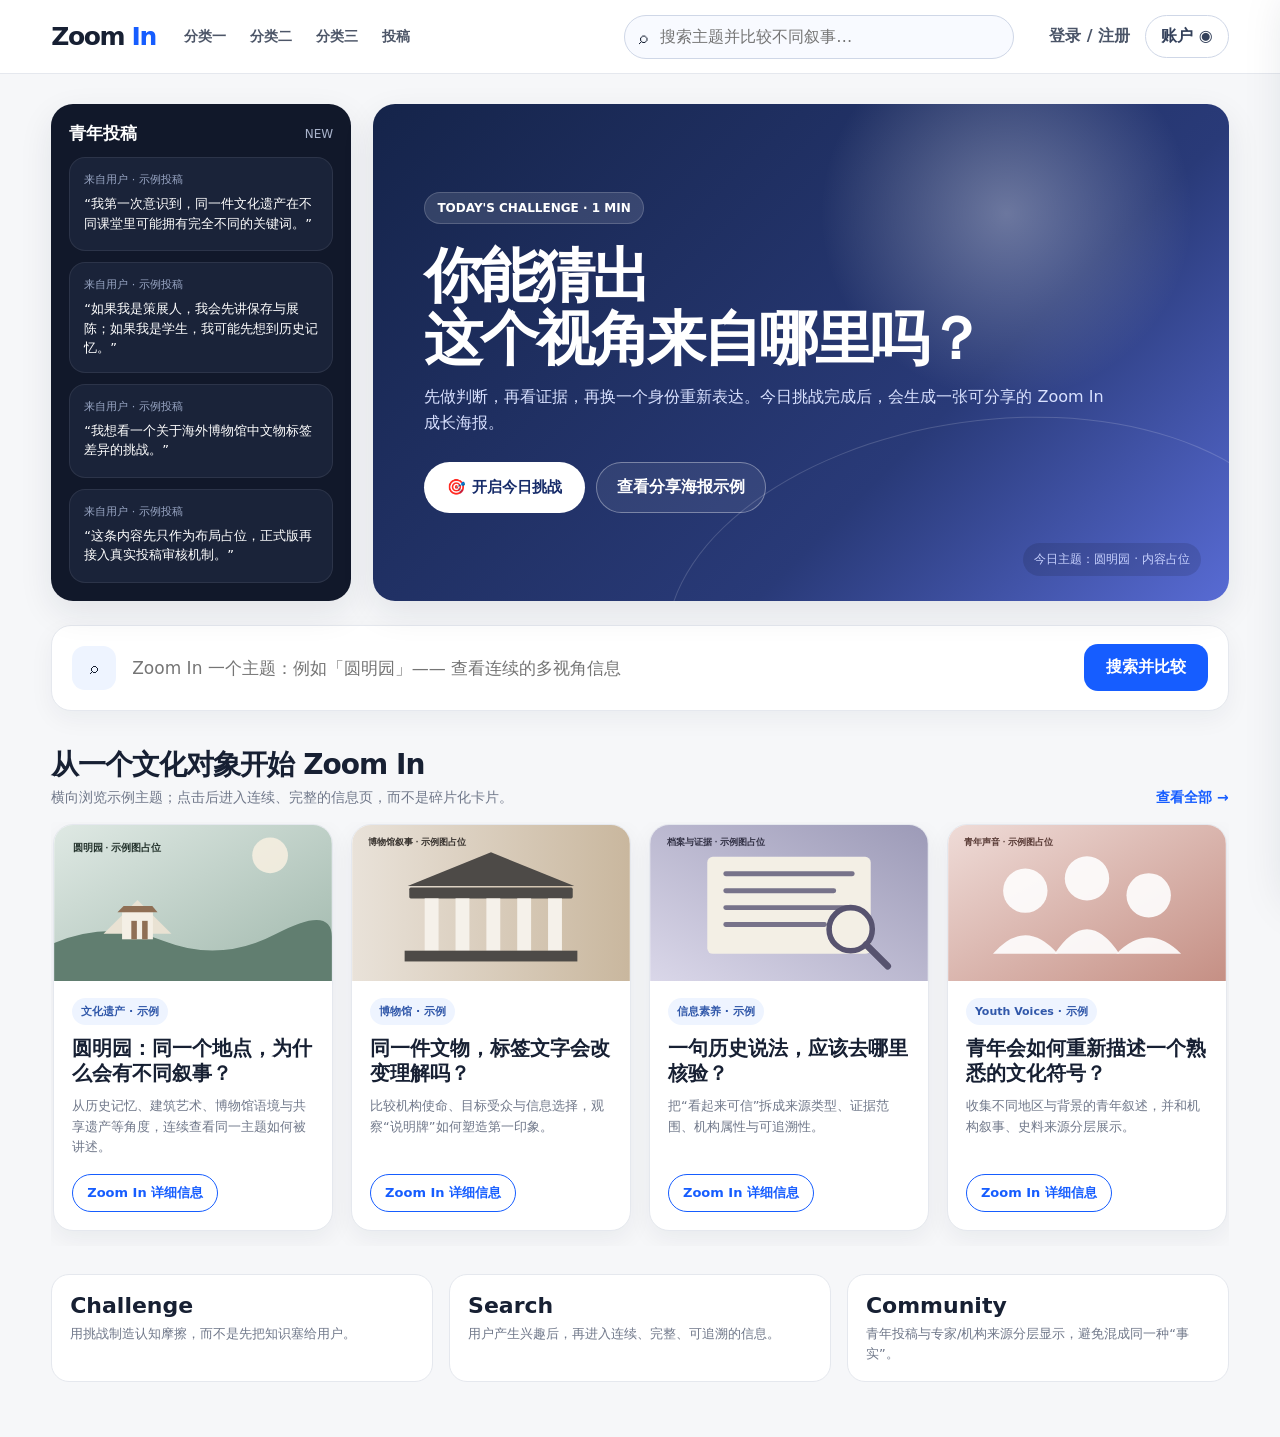
<file: index.html>
<!DOCTYPE html>
<html lang="zh-CN">
<head>
<meta charset="UTF-8">
<meta name="viewport" content="width=device-width,initial-scale=1">
<title>Zoom In｜多视角文化叙事</title>
<style>
:root{
  --bg:#f6f7f9;
  --card:#fff;
  --ink:#172033;
  --muted:#70788a;
  --line:#e5e8ee;
  --blue:#165DFF;
  --blue2:#0d47d9;
  --soft:#eef4ff;
  --purple:#6d5dfc;
  --gold:#b98522;
  --shadow:0 12px 34px rgba(23,32,51,.09);
  --r:22px;
}
*{box-sizing:border-box}
html{scroll-behavior:smooth}
body{
  margin:0;background:var(--bg);color:var(--ink);
  font-family:Inter,ui-sans-serif,system-ui,-apple-system,BlinkMacSystemFont,
  "Segoe UI","PingFang SC","Hiragino Sans GB","Microsoft YaHei",sans-serif;
}
button,input{font:inherit}
button{cursor:pointer}
a{text-decoration:none;color:inherit}
.hidden{display:none!important}
.nav{
  height:74px;background:#fff;border-bottom:1px solid var(--line);
  display:flex;align-items:center;gap:28px;padding:0 4vw;
  position:sticky;top:0;z-index:50;
}
.logo{font-size:25px;font-weight:900;letter-spacing:-.055em;white-space:nowrap}
.logo span{color:var(--blue)}
.navcats{display:flex;gap:24px;align-items:center}
.navcats a{font-size:14px;font-weight:700;color:#4d5668}
.navcats a:hover{color:var(--blue)}
.navspacer{flex:1}
.navsearch{
  width:min(31vw,390px);height:44px;border:1.5px solid #cfd7e7;border-radius:999px;
  display:flex;align-items:center;background:#f8faff;padding:0 14px;gap:10px;
  transition:.2s;
}
.navsearch:focus-within{border-color:var(--blue);box-shadow:0 0 0 4px rgba(22,93,255,.08);background:#fff}
.navsearch input{border:0;outline:0;background:transparent;width:100%;min-width:80px}
.icon{font-size:17px}
.auth{display:flex;gap:8px;align-items:center;white-space:nowrap}
.textbtn,.pillbtn,.outlinebtn{
  border:0;background:transparent;border-radius:999px;font-weight:800;
}
.textbtn{padding:10px 7px;color:#4b5568}
.pillbtn{padding:11px 17px;background:var(--blue);color:#fff}
.outlinebtn{padding:10px 15px;border:1px solid #cfd7e7;background:#fff;color:#33405a}
.container{width:min(1440px,92vw);margin:0 auto}
.home{padding:30px 0 55px}
.section-title{display:flex;align-items:end;justify-content:space-between;margin:35px 0 15px;gap:20px}
.section-title h2{font-size:28px;margin:0;letter-spacing:-.035em}
.section-title p{margin:5px 0 0;color:var(--muted);font-size:14px}
.link{font-size:14px;color:var(--blue);font-weight:800}
.hero-layout{
  display:grid;grid-template-columns:300px minmax(0,1fr);gap:22px;align-items:stretch;
}
.submission-rail{
  background:#11182a;color:#fff;border-radius:var(--r);padding:18px;
  box-shadow:var(--shadow);min-height:490px;
}
.rail-head{display:flex;align-items:center;justify-content:space-between;margin-bottom:12px}
.rail-head h3{margin:0;font-size:17px}
.rail-head span{font-size:12px;color:#aab4cc}
.rail-list{display:grid;gap:11px}
.submission{
  background:#1a2339;border:1px solid rgba(255,255,255,.08);
  border-radius:16px;padding:14px;min-height:94px;transition:.2s;
}
.submission:hover{transform:translateY(-2px);background:#202b45}
.submission .meta{font-size:11px;color:#99a6c4;margin-bottom:7px}
.submission p{margin:0;font-size:13px;line-height:1.5}
.daily{
  min-height:490px;border-radius:var(--r);overflow:hidden;position:relative;
  background:
    radial-gradient(circle at 74% 22%,rgba(255,255,255,.32),transparent 25%),
    linear-gradient(135deg,#15244a,#293a78 65%,#586bd4);
  color:#fff;box-shadow:var(--shadow);padding:clamp(28px,4vw,58px);
  display:flex;align-items:center;
}
.daily:after{
  content:"";position:absolute;inset:auto -10% -42% 34%;height:78%;
  border:1px solid rgba(255,255,255,.16);border-radius:50%;transform:rotate(-8deg);
}
.daily-content{position:relative;z-index:2;max-width:810px}
.kicker{
  display:inline-flex;align-items:center;gap:7px;
  background:rgba(255,255,255,.12);border:1px solid rgba(255,255,255,.17);
  border-radius:999px;padding:8px 12px;font-size:12px;font-weight:800;
}
.daily h1{
  margin:20px 0 14px;font-size:clamp(34px,4.6vw,68px);line-height:1.07;
  letter-spacing:-.055em;max-width:900px;
}
.daily p{font-size:16px;line-height:1.65;color:#d9e1ff;max-width:690px;margin:0 0 25px}
.daily-actions{display:flex;gap:11px;flex-wrap:wrap}
.hero-btn{
  border:0;background:#fff;color:#172c6a;padding:15px 23px;border-radius:999px;
  font-weight:900;font-size:15px;
}
.hero-ghost{
  border:1px solid rgba(255,255,255,.35);background:rgba(255,255,255,.07);
  color:#fff;padding:14px 20px;border-radius:999px;font-weight:800;
}
.daily-mini{
  position:absolute;right:28px;bottom:25px;z-index:2;
  font-size:12px;color:#c8d2ff;background:rgba(0,0,0,.12);padding:8px 11px;border-radius:999px;
}
.search-feature{
  margin:24px 0 4px;background:#fff;border:1px solid var(--line);
  border-radius:20px;padding:18px 20px;display:grid;
  grid-template-columns:auto minmax(0,1fr) auto;gap:14px;align-items:center;
  box-shadow:0 8px 25px rgba(23,32,51,.05)
}
.search-feature .bigglass{width:44px;height:44px;background:var(--soft);border-radius:13px;display:grid;place-items:center}
.search-feature input{height:48px;border:0;outline:0;font-size:17px;width:100%;background:transparent}
.search-feature button{border:0;background:var(--blue);color:#fff;border-radius:14px;padding:13px 22px;font-weight:900}
.cards-row{
  display:grid;grid-template-columns:repeat(4,minmax(245px,1fr));gap:18px;
  overflow-x:auto;padding:2px 2px 15px;scroll-snap-type:x mandatory;
}
.story-card{
  min-width:245px;background:#fff;border:1px solid var(--line);border-radius:20px;
  overflow:hidden;box-shadow:0 8px 24px rgba(23,32,51,.06);scroll-snap-align:start;
  transition:.2s;display:flex;flex-direction:column
}
.story-card:hover{transform:translateY(-4px);box-shadow:0 16px 34px rgba(23,32,51,.11)}
.story-card img{width:100%;aspect-ratio:16/9;object-fit:cover;display:block}
.story-body{padding:17px 18px 18px;display:flex;flex-direction:column;flex:1}
.tag{
  align-self:flex-start;background:#eef4ff;color:#3158aa;border-radius:999px;
  padding:6px 9px;font-size:11px;font-weight:900;margin-bottom:11px;
}
.story-card h3{font-size:20px;line-height:1.28;margin:0 0 9px}
.story-card p{font-size:13px;color:var(--muted);line-height:1.58;margin:0 0 16px;flex:1}
.cardbutton{
  align-self:flex-start;border:1.5px solid var(--blue);background:#fff;color:var(--blue);
  border-radius:999px;padding:9px 14px;font-weight:900;font-size:13px
}
.info-strip{
  display:grid;grid-template-columns:repeat(3,1fr);gap:16px;margin-top:28px
}
.info{
  background:#fff;border:1px solid var(--line);border-radius:18px;padding:18px;
}
.info strong{display:block;font-size:22px;margin-bottom:5px}
.info span{font-size:13px;color:var(--muted)}
/* search/detail article */
.article-screen{display:none;padding:28px 0 70px}
.article-screen.active{display:block}
.breadcrumb{font-size:13px;color:var(--muted);margin-bottom:18px}
.article-hero{
  background:#fff;border:1px solid var(--line);border-radius:24px;padding:clamp(24px,4vw,48px);
  display:grid;grid-template-columns:1.1fr .9fr;gap:32px;align-items:center;
}
.article-hero h1{font-size:clamp(38px,5vw,70px);margin:0 0 14px;letter-spacing:-.055em}
.article-hero p{color:var(--muted);line-height:1.7;font-size:16px}
.article-hero img{width:100%;border-radius:18px}
.article-layout{display:grid;grid-template-columns:250px minmax(0,1fr);gap:28px;margin-top:24px}
.toc{
  position:sticky;top:98px;align-self:start;background:#fff;border:1px solid var(--line);
  border-radius:18px;padding:17px
}
.toc strong{font-size:13px}
.toc a{display:block;padding:9px 8px;border-radius:9px;font-size:13px;color:#5c6577;margin-top:4px}
.toc a:hover{background:#f3f6fb;color:var(--blue)}
.article-body{
  background:#fff;border:1px solid var(--line);border-radius:22px;padding:clamp(24px,4vw,48px)
}
.article-body section{padding:10px 0 38px;border-bottom:1px solid var(--line);margin-bottom:31px}
.article-body section:last-child{border:0;margin-bottom:0}
.article-body h2{font-size:28px;margin:0 0 13px;letter-spacing:-.035em}
.article-body p{font-size:15px;line-height:1.85;color:#3e475a}
.source-line{
  margin-top:14px;background:#f7f9fc;border-left:4px solid var(--blue);padding:12px 14px;
  border-radius:8px;font-size:12px;color:#697287
}
.perspective-flow{display:grid;gap:13px}
.perspective-block{border:1px solid var(--line);border-radius:16px;padding:16px}
.perspective-block .who{font-weight:900;margin-bottom:6px}
.perspective-block p{margin:0}
.why-tags{display:flex;gap:8px;flex-wrap:wrap;margin-top:11px}
.why-tags span{background:#f1f4f9;border-radius:999px;padding:7px 10px;font-size:12px;font-weight:800;color:#596377}
/* modal */
.overlay{position:fixed;inset:0;background:rgba(10,16,30,.62);z-index:100;display:none;align-items:center;justify-content:center;padding:20px}
.overlay.open{display:flex}
.modal{
  width:min(820px,96vw);max-height:90vh;overflow:auto;background:#fff;border-radius:24px;
  box-shadow:0 30px 80px rgba(0,0,0,.28);padding:25px
}
.modal-head{display:flex;justify-content:space-between;align-items:center;gap:15px;margin-bottom:18px}
.modal-head h2{margin:0}
.x{border:0;background:#f1f3f7;width:38px;height:38px;border-radius:50%;font-weight:900}
.quiz-card{background:#17244d;color:#fff;border-radius:20px;padding:28px}
.quiz-card .small{font-size:12px;color:#bac6e8}
.quiz-card h3{font-size:30px;line-height:1.35;margin:13px 0 22px}
.quiz-options{display:grid;grid-template-columns:1fr 1fr;gap:10px}
.quiz-options button{
  border:1px solid rgba(255,255,255,.22);background:rgba(255,255,255,.08);
  color:#fff;border-radius:14px;padding:14px;text-align:left;font-weight:800
}
.quiz-options button:hover{background:rgba(255,255,255,.14)}
.quiz-options button.sel{background:#fff;color:#142557}
.quiz-feedback{margin-top:15px;color:#dfe5ff;line-height:1.6;display:none}
.quiz-next{margin-top:18px;border:0;background:#fff;color:#17244d;border-radius:999px;padding:12px 17px;font-weight:900;display:none}
.poster-wrap{display:none;margin-top:20px}
.poster{
  width:min(420px,100%);aspect-ratio:4/5;margin:0 auto;border-radius:22px;
  background:linear-gradient(160deg,#101d48,#2f4caa 64%,#6c78dc);color:#fff;padding:30px;
  display:flex;flex-direction:column;justify-content:space-between;box-shadow:0 18px 45px rgba(26,54,139,.25)
}
.poster .z{font-size:24px;font-weight:900}
.poster .big{font-size:38px;font-weight:900;line-height:1.08;letter-spacing:-.05em}
.poster .stats{display:grid;grid-template-columns:1fr 1fr;gap:10px}
.poster .stat{background:rgba(255,255,255,.11);border-radius:14px;padding:12px}
.poster .stat strong{display:block;font-size:22px}
.poster .foot{font-size:12px;color:#dce3ff}
.poster-actions{text-align:center;margin-top:14px}
/* account drawer */
.drawer-back{position:fixed;inset:0;background:rgba(10,16,30,.25);z-index:80;display:none}
.drawer-back.open{display:block}
.drawer{
  position:fixed;right:-470px;top:0;width:min(440px,92vw);height:100vh;background:#fff;z-index:90;
  box-shadow:-18px 0 45px rgba(23,32,51,.15);transition:.27s ease;padding:22px;overflow:auto
}
.drawer.open{right:0}
.profile{background:linear-gradient(135deg,#142654,#315bd1);color:#fff;border-radius:20px;padding:20px}
.profile-top{display:flex;gap:13px;align-items:center}
.avatar{width:52px;height:52px;border-radius:50%;background:#fff;color:#1d3d97;display:grid;place-items:center;font-weight:900}
.profile h3{margin:0}
.profile p{margin:4px 0 0;color:#cdd8ff;font-size:12px}
.points{display:flex;justify-content:space-between;margin-top:18px}
.points strong{font-size:24px;display:block}
.points span{font-size:11px;color:#cdd8ff}
.tabs{display:flex;gap:8px;margin:17px 0}
.tabs button{border:0;background:#f1f3f7;border-radius:999px;padding:9px 13px;font-weight:800;color:#60697b}
.tabs button.active{background:#17244d;color:#fff}
.ach-grid{display:grid;grid-template-columns:1fr 1fr;gap:10px}
.ach{border:1px solid var(--line);border-radius:15px;padding:14px}
.ach .medal{font-size:26px}
.ach strong{display:block;margin:6px 0 3px}
.ach span{font-size:11px;color:var(--muted)}
.store{display:none;gap:10px}
.store-item{border:1px solid var(--line);border-radius:15px;padding:14px;display:flex;justify-content:space-between;gap:12px;align-items:center;margin-bottom:10px}
.store-item strong{display:block}
.store-item span{font-size:11px;color:var(--muted)}
.redeem{border:0;background:#f0f4ff;color:#2857c6;border-radius:999px;padding:9px 11px;font-size:12px;font-weight:900;white-space:nowrap}
.notice{font-size:12px;color:var(--muted);line-height:1.6;margin-top:14px}
@media(max-width:1080px){
  .navcats{display:none}
  .hero-layout{grid-template-columns:245px minmax(0,1fr)}
  .cards-row{grid-template-columns:repeat(4,280px)}
}
@media(max-width:760px){
  .nav{height:auto;padding:12px 4vw;flex-wrap:wrap;gap:10px}
  .navspacer{display:none}
  .navsearch{order:3;width:100%}
  .auth{margin-left:auto}
  .hero-layout{grid-template-columns:1fr}
  .submission-rail{order:2;min-height:auto}
  .rail-list{grid-template-columns:1fr 1fr}
  .daily{min-height:450px}
  .search-feature{grid-template-columns:auto 1fr}
  .search-feature button{grid-column:1/-1}
  .cards-row{grid-template-columns:repeat(4,84vw)}
  .info-strip{grid-template-columns:1fr}
  .article-hero,.article-layout{grid-template-columns:1fr}
  .toc{position:static}
  .quiz-options{grid-template-columns:1fr}
}
</style>
</head>
<body>

<nav class="nav">
  <div class="logo">Zoom <span>In</span></div>
  <div class="navcats">
    <!-- 分类名称目前是占位，待团队确定后替换 -->
    <a href="#" data-home>分类一</a>
    <a href="#" data-home>分类二</a>
    <a href="#" data-home>分类三</a>
    <a href="#" id="submissionNav">投稿</a>
  </div>
  <div class="navspacer"></div>
  <form class="navsearch" id="navSearchForm">
    <span class="icon">⌕</span>
    <input id="navSearchInput" placeholder="搜索主题并比较不同叙事…" autocomplete="off">
  </form>
  <div class="auth">
    <button class="textbtn" id="loginBtn">登录 / 注册</button>
    <button class="outlinebtn" id="accountBtn">账户 ◉</button>
  </div>
</nav>

<div class="container">
  <main class="home" id="home">
    <div class="hero-layout">
      <aside class="submission-rail">
        <div class="rail-head">
          <h3>青年投稿</h3>
          <span>NEW</span>
        </div>
        <div class="rail-list">
          <div class="submission">
            <div class="meta">来自用户 · 示例投稿</div>
            <p>“我第一次意识到，同一件文化遗产在不同课堂里可能拥有完全不同的关键词。”</p>
          </div>
          <div class="submission">
            <div class="meta">来自用户 · 示例投稿</div>
            <p>“如果我是策展人，我会先讲保存与展陈；如果我是学生，我可能先想到历史记忆。”</p>
          </div>
          <div class="submission">
            <div class="meta">来自用户 · 示例投稿</div>
            <p>“我想看一个关于海外博物馆中文物标签差异的挑战。”</p>
          </div>
          <div class="submission">
            <div class="meta">来自用户 · 示例投稿</div>
            <p>“这条内容先只作为布局占位，正式版再接入真实投稿审核机制。”</p>
          </div>
        </div>
      </aside>

      <section class="daily">
        <div class="daily-content">
          <div class="kicker">TODAY'S CHALLENGE · 1 MIN</div>
          <h1>你能猜出<br>这个视角来自哪里吗？</h1>
          <p>先做判断，再看证据，再换一个身份重新表达。今日挑战完成后，会生成一张可分享的 Zoom In 成长海报。</p>
          <div class="daily-actions">
            <button class="hero-btn" id="startChallenge">🎯 开启今日挑战</button>
            <button class="hero-ghost" id="viewPosterDemo">查看分享海报示例</button>
          </div>
        </div>
        <div class="daily-mini">今日主题：圆明园 · 内容占位</div>
      </section>
    </div>

    <section class="search-feature">
      <div class="bigglass">⌕</div>
      <input id="bigSearchInput" placeholder="Zoom In 一个主题：例如「圆明园」—— 查看连续的多视角信息">
      <button id="bigSearchBtn">搜索并比较</button>
    </section>

    <div class="section-title">
      <div>
        <h2>从一个文化对象开始 Zoom In</h2>
        <p>横向浏览示例主题；点击后进入连续、完整的信息页，而不是碎片化卡片。</p>
      </div>
      <a href="#" class="link" id="seeAll">查看全部 →</a>
    </div>

    <section class="cards-row">
      <article class="story-card" data-topic="圆明园">
        <img src="assets/yuanmingyuan.svg" alt="圆明园示例图">
        <div class="story-body">
          <div class="tag">文化遗产 · 示例</div>
          <h3>圆明园：同一个地点，为什么会有不同叙事？</h3>
          <p>从历史记忆、建筑艺术、博物馆语境与共享遗产等角度，连续查看同一主题如何被讲述。</p>
          <button class="cardbutton">Zoom In 详细信息</button>
        </div>
      </article>

      <article class="story-card" data-topic="博物馆标签">
        <img src="assets/museum.svg" alt="博物馆示例图">
        <div class="story-body">
          <div class="tag">博物馆 · 示例</div>
          <h3>同一件文物，标签文字会改变理解吗？</h3>
          <p>比较机构使命、目标受众与信息选择，观察“说明牌”如何塑造第一印象。</p>
          <button class="cardbutton">Zoom In 详细信息</button>
        </div>
      </article>

      <article class="story-card" data-topic="证据与来源">
        <img src="assets/archive.svg" alt="证据示例图">
        <div class="story-body">
          <div class="tag">信息素养 · 示例</div>
          <h3>一句历史说法，应该去哪里核验？</h3>
          <p>把“看起来可信”拆成来源类型、证据范围、机构属性与可追溯性。</p>
          <button class="cardbutton">Zoom In 详细信息</button>
        </div>
      </article>

      <article class="story-card" data-topic="青年视角">
        <img src="assets/youth.svg" alt="青年视角示例图">
        <div class="story-body">
          <div class="tag">Youth Voices · 示例</div>
          <h3>青年会如何重新描述一个熟悉的文化符号？</h3>
          <p>收集不同地区与背景的青年叙述，并和机构叙事、史料来源分层展示。</p>
          <button class="cardbutton">Zoom In 详细信息</button>
        </div>
      </article>
    </section>

    <section class="info-strip">
      <div class="info"><strong>Challenge</strong><span>用挑战制造认知摩擦，而不是先把知识塞给用户。</span></div>
      <div class="info"><strong>Search</strong><span>用户产生兴趣后，再进入连续、完整、可追溯的信息。</span></div>
      <div class="info"><strong>Community</strong><span>青年投稿与专家/机构来源分层显示，避免混成同一种“事实”。</span></div>
    </section>
  </main>

  <main class="article-screen" id="articleScreen">
    <div class="breadcrumb"><a href="#" id="backHome">← 返回首页</a>　/　搜索结果　/　<span id="crumbTopic">圆明园</span></div>

    <section class="article-hero">
      <div>
        <div class="tag">ZOOM IN SEARCH · 连续信息页</div>
        <h1 id="articleTitle">圆明园</h1>
        <p id="articleIntro">这里展示搜索后的“连续完整信息”结构：先交代对象本身，再按不同叙事语境、证据与形成机制依次展开。当前为框架占位，正式内容需要替换为真实、可追溯资料。</p>
      </div>
      <img src="assets/yuanmingyuan.svg" id="articleImage" alt="主题示例图">
    </section>

    <div class="article-layout">
      <aside class="toc">
        <strong>本页结构</strong>
        <a href="#overview">01 基本信息</a>
        <a href="#perspectives">02 多视角叙事</a>
        <a href="#evidence">03 证据与来源</a>
        <a href="#why">04 Why Different?</a>
        <a href="#voices">05 青年声音</a>
        <a href="#reflect">06 反思问题</a>
      </aside>

      <article class="article-body">
        <section id="overview">
          <h2>01 · 基本信息</h2>
          <p>这里先提供一段中性、必要的背景信息，让用户知道“我们在谈什么”。它不承担完整历史解释的任务，也不把某个单一叙事写成整个主题的定义。</p>
          <div class="source-line">资料状态：占位。正式版建议显示来源、机构、日期、链接与最近核验时间。</div>
        </section>

        <section id="perspectives">
          <h2>02 · 多视角叙事</h2>
          <p>不同叙事不要拆成互不相干的小卡片后就结束，而是在同一条阅读路径中连续呈现，让用户可以上下比较前后差异。</p>
          <div class="perspective-flow">
            <div class="perspective-block">
              <div class="who">视角 A · 示例语境</div>
              <p>这里展示某一类叙事重点，以及它选择强调哪些事件、价值或关键词。</p>
            </div>
            <div class="perspective-block">
              <div class="who">视角 B · 示例语境</div>
              <p>这里展示另一类叙事重点。正式版应保留原始来源，不把机构复杂观点压缩成简单“国家立场”。</p>
            </div>
            <div class="perspective-block">
              <div class="who">视角 C · 示例语境</div>
              <p>这里可以放博物馆、教育资源、国际组织、青年投稿等不同来源，但要明确它们的来源类型。</p>
            </div>
          </div>
        </section>

        <section id="evidence">
          <h2>03 · 证据与来源</h2>
          <p>这一部分回答：某条说法从哪里来？它能支持什么结论？它不能支持什么结论？用户可以继续点开原始来源，而不是只相信 Zoom In 的二次转述。</p>
          <div class="source-line">来源类型示例：机构官网 / 博物馆资料 / 学术研究 / 档案 / 教育资源 / 青年投稿。</div>
        </section>

        <section id="why">
          <h2>04 · Why Different?</h2>
          <p>这里不写一段“平台给出标准解释”的长文，而是把叙事差异拆成可点开的形成因素。正式版可以基于资料与专家审校逐条解释。</p>
          <div class="why-tags">
            <span>历史经验</span><span>机构使命</span><span>教育目标</span><span>目标受众</span><span>公共记忆</span><span>文化身份</span>
          </div>
        </section>

        <section id="voices">
          <h2>05 · 青年声音</h2>
          <p>把投稿作为“Community Perspective”单独呈现，不与史实资料混在一起。可以显示投稿者所处地区、看过哪些资料，以及观点是否附带证据。</p>
        </section>

        <section id="reflect">
          <h2>06 · 你现在怎么想？</h2>
          <p>最后不是问“谁是正确答案”，而是让用户回看自己的判断：哪一种叙事最出乎意料？你现在还会不会只看一个来源？如果换一个身份，你会怎样重新介绍这个主题？</p>
          <button class="pillbtn" id="articleChallenge">用这个主题做一次 Perspective Challenge</button>
        </section>
      </article>
    </div>
  </main>
</div>

<!-- Challenge modal -->
<div class="overlay" id="challengeOverlay">
  <div class="modal">
    <div class="modal-head">
      <div>
        <div class="tag">TODAY'S CHALLENGE</div>
        <h2>今日挑战 · 原型流程</h2>
      </div>
      <button class="x" data-close="challengeOverlay">×</button>
    </div>

    <div class="quiz-card" id="quizArea">
      <div class="small">LEVEL 1 · BLIND GUESS</div>
      <h3>“这是一条用于框架演示的文化叙事。”<br>你觉得它最可能来自哪里？</h3>
      <div class="quiz-options" id="quizOptions">
        <button>中国教育资源</button>
        <button>英国机构</button>
        <button>法国机构</button>
        <button>国际组织</button>
      </div>
      <div class="quiz-feedback" id="quizFeedback">你已经先做了一次判断。正式版在这里揭示来源、给出证据，并继续进入 Compare → Evidence → Perspective Swap。</div>
      <button class="quiz-next" id="finishChallenge">完成今日挑战并生成海报 →</button>
    </div>

    <div class="poster-wrap" id="posterWrap">
      <div class="poster" id="sharePoster">
        <div class="z">Zoom In.</div>
        <div>
          <div style="font-size:12px;color:#dce3ff;margin-bottom:9px">TODAY'S PERSPECTIVE GROWTH</div>
          <div class="big">我今天<br>多看见了<br>3 个视角。</div>
        </div>
        <div class="stats">
          <div class="stat"><span>Challenge</span><strong>✓</strong></div>
          <div class="stat"><span>Perspective</span><strong>+3</strong></div>
        </div>
        <div class="foot">不是更快地下结论，而是更慢一点地理解叙事。<br>zoom in · prototype</div>
      </div>
      <div class="poster-actions">
        <button class="pillbtn" id="downloadPoster">下载分享海报 PNG</button>
      </div>
    </div>
  </div>
</div>

<!-- Account drawer -->
<div class="drawer-back" id="drawerBack"></div>
<aside class="drawer" id="accountDrawer">
  <div class="modal-head">
    <h2>我的 Zoom In</h2>
    <button class="x" id="closeDrawer">×</button>
  </div>
  <div class="profile">
    <div class="profile-top">
      <div class="avatar">ZI</div>
      <div><h3>示例账户</h3><p>账户体系目前仅作交互框架</p></div>
    </div>
    <div class="points">
      <div><strong>Lv. 3</strong><span>当前等级</span></div>
      <div><strong>1,280</strong><span>Zoom Points</span></div>
      <div><strong>12</strong><span>完成挑战</span></div>
    </div>
  </div>

  <div class="tabs">
    <button class="active" data-tab="achievements">成就等级</button>
    <button data-tab="store">积分商城</button>
  </div>

  <div id="achievements">
    <div class="ach-grid">
      <div class="ach"><div class="medal">◉</div><strong>Perspective Builder</strong><span>完成一次完整视角挑战</span></div>
      <div class="ach"><div class="medal">⌕</div><strong>Source Seeker</strong><span>完成来源核验任务</span></div>
      <div class="ach"><div class="medal">↔</div><strong>Perspective Swap</strong><span>完成身份互换练习</span></div>
      <div class="ach"><div class="medal">7</div><strong>7-Day Streak</strong><span>连续完成每日挑战</span></div>
    </div>
  </div>

  <div class="store" id="store">
    <div class="store-item"><div><strong>主题海报模板</strong><span>兑换一个新的分享海报版式</span></div><button class="redeem">300 积分</button></div>
    <div class="store-item"><div><strong>个人主页徽章框</strong><span>用于展示成就等级</span></div><button class="redeem">500 积分</button></div>
    <div class="store-item"><div><strong>挑战主题投票券</strong><span>参与下周主题选择</span></div><button class="redeem">200 积分</button></div>
  </div>

  <div class="notice">以上等级、积分数量、商城物品都只是结构占位。正式规则需要你们确认后再设计，避免先把激励机制做死。</div>
</aside>

<script>
const home = document.getElementById("home");
const articleScreen = document.getElementById("articleScreen");
const articleTitle = document.getElementById("articleTitle");
const crumbTopic = document.getElementById("crumbTopic");
const articleIntro = document.getElementById("articleIntro");

function showArticle(topic){
  const t = topic && topic.trim() ? topic.trim() : "未命名主题";
  articleTitle.textContent = t;
  crumbTopic.textContent = t;
  articleIntro.textContent = `这里是“${t}”的连续完整信息框架。正式版将按基本信息 → 多视角叙事 → 证据来源 → Why Different → 青年声音 → 反思的顺序展开。`;
  home.style.display = "none";
  articleScreen.classList.add("active");
  window.scrollTo({top:0,behavior:"smooth"});
}
function showHome(){
  articleScreen.classList.remove("active");
  home.style.display = "block";
  window.scrollTo({top:0,behavior:"smooth"});
}
document.getElementById("backHome").addEventListener("click",e=>{e.preventDefault();showHome()});
document.querySelectorAll("[data-home]").forEach(a=>a.addEventListener("click",e=>{e.preventDefault();showHome()}));

document.querySelectorAll(".story-card").forEach(card=>{
  card.addEventListener("click",()=>showArticle(card.dataset.topic));
});
document.getElementById("seeAll").addEventListener("click",e=>{e.preventDefault();showArticle("全部主题（结构占位）")});

function doSearch(value){
  if(!value.trim()) return;
  showArticle(value);
}
document.getElementById("navSearchForm").addEventListener("submit",e=>{
  e.preventDefault(); doSearch(document.getElementById("navSearchInput").value);
});
document.getElementById("bigSearchBtn").addEventListener("click",()=>doSearch(document.getElementById("bigSearchInput").value));
document.getElementById("bigSearchInput").addEventListener("keydown",e=>{
  if(e.key==="Enter") doSearch(e.target.value);
});

/* challenge */
const overlay = document.getElementById("challengeOverlay");
function openChallenge(){
  overlay.classList.add("open");
  document.getElementById("quizArea").style.display="block";
  document.getElementById("posterWrap").style.display="none";
  document.getElementById("quizFeedback").style.display="none";
  document.getElementById("finishChallenge").style.display="none";
  document.querySelectorAll("#quizOptions button").forEach(b=>b.classList.remove("sel"));
}
document.getElementById("startChallenge").addEventListener("click",openChallenge);
document.getElementById("articleChallenge").addEventListener("click",openChallenge);
document.querySelectorAll("#quizOptions button").forEach(btn=>{
  btn.addEventListener("click",()=>{
    document.querySelectorAll("#quizOptions button").forEach(b=>b.classList.remove("sel"));
    btn.classList.add("sel");
    document.getElementById("quizFeedback").style.display="block";
    document.getElementById("finishChallenge").style.display="inline-block";
  })
});
document.getElementById("finishChallenge").addEventListener("click",()=>{
  document.getElementById("quizArea").style.display="none";
  document.getElementById("posterWrap").style.display="block";
});
document.getElementById("viewPosterDemo").addEventListener("click",()=>{
  overlay.classList.add("open");
  document.getElementById("quizArea").style.display="none";
  document.getElementById("posterWrap").style.display="block";
});
document.querySelectorAll("[data-close]").forEach(b=>b.addEventListener("click",()=>document.getElementById(b.dataset.close).classList.remove("open")));
overlay.addEventListener("click",e=>{ if(e.target===overlay) overlay.classList.remove("open") });

/* Real PNG poster export with browser canvas */
document.getElementById("downloadPoster").addEventListener("click",()=>{
  const c=document.createElement("canvas"); c.width=1080; c.height=1350;
  const ctx=c.getContext("2d");
  const g=ctx.createLinearGradient(0,0,1080,1350);
  g.addColorStop(0,"#101d48"); g.addColorStop(.65,"#2f4caa"); g.addColorStop(1,"#6c78dc");
  ctx.fillStyle=g;ctx.fillRect(0,0,c.width,c.height);
  ctx.fillStyle="#fff";ctx.font="900 64px system-ui";ctx.fillText("Zoom In.",80,110);
  ctx.fillStyle="#dce3ff";ctx.font="700 28px system-ui";ctx.fillText("TODAY'S PERSPECTIVE GROWTH",80,330);
  ctx.fillStyle="#fff";ctx.font="900 98px system-ui";
  ctx.fillText("我今天",80,470);ctx.fillText("多看见了",80,585);ctx.fillText("3 个视角。",80,700);
  ctx.fillStyle="rgba(255,255,255,.12)";ctx.roundRect(80,840,420,170,28);ctx.fill();ctx.roundRect(530,840,420,170,28);ctx.fill();
  ctx.fillStyle="#dce3ff";ctx.font="600 26px system-ui";ctx.fillText("Challenge",115,900);ctx.fillText("Perspective",565,900);
  ctx.fillStyle="#fff";ctx.font="900 64px system-ui";ctx.fillText("✓",115,975);ctx.fillText("+3",565,975);
  ctx.fillStyle="#dce3ff";ctx.font="500 25px system-ui";ctx.fillText("不是更快地下结论，而是更慢一点地理解叙事。",80,1200);
  ctx.fillText("zoom in · prototype",80,1250);
  const a=document.createElement("a");a.download="zoom-in-perspective-growth.png";a.href=c.toDataURL("image/png");a.click();
});

/* account drawer */
const drawer=document.getElementById("accountDrawer"), back=document.getElementById("drawerBack");
function openDrawer(){drawer.classList.add("open");back.classList.add("open")}
function closeDrawer(){drawer.classList.remove("open");back.classList.remove("open")}
document.getElementById("accountBtn").addEventListener("click",openDrawer);
document.getElementById("loginBtn").addEventListener("click",openDrawer);
document.getElementById("closeDrawer").addEventListener("click",closeDrawer);
back.addEventListener("click",closeDrawer);

document.querySelectorAll(".tabs button").forEach(btn=>{
  btn.addEventListener("click",()=>{
    document.querySelectorAll(".tabs button").forEach(b=>b.classList.remove("active"));
    btn.classList.add("active");
    const isStore=btn.dataset.tab==="store";
    document.getElementById("store").style.display=isStore?"block":"none";
    document.getElementById("achievements").style.display=isStore?"none":"block";
  });
});
document.querySelectorAll(".redeem").forEach(b=>b.addEventListener("click",()=>{
  b.textContent="原型占位"; setTimeout(()=>b.textContent=b.dataset.old||"积分兑换",1000)
}));
document.getElementById("submissionNav").addEventListener("click",e=>{
  e.preventDefault();showHome();document.querySelector(".submission-rail").scrollIntoView({behavior:"smooth",block:"center"});
});
</script>
</body>
</html>
</file>
